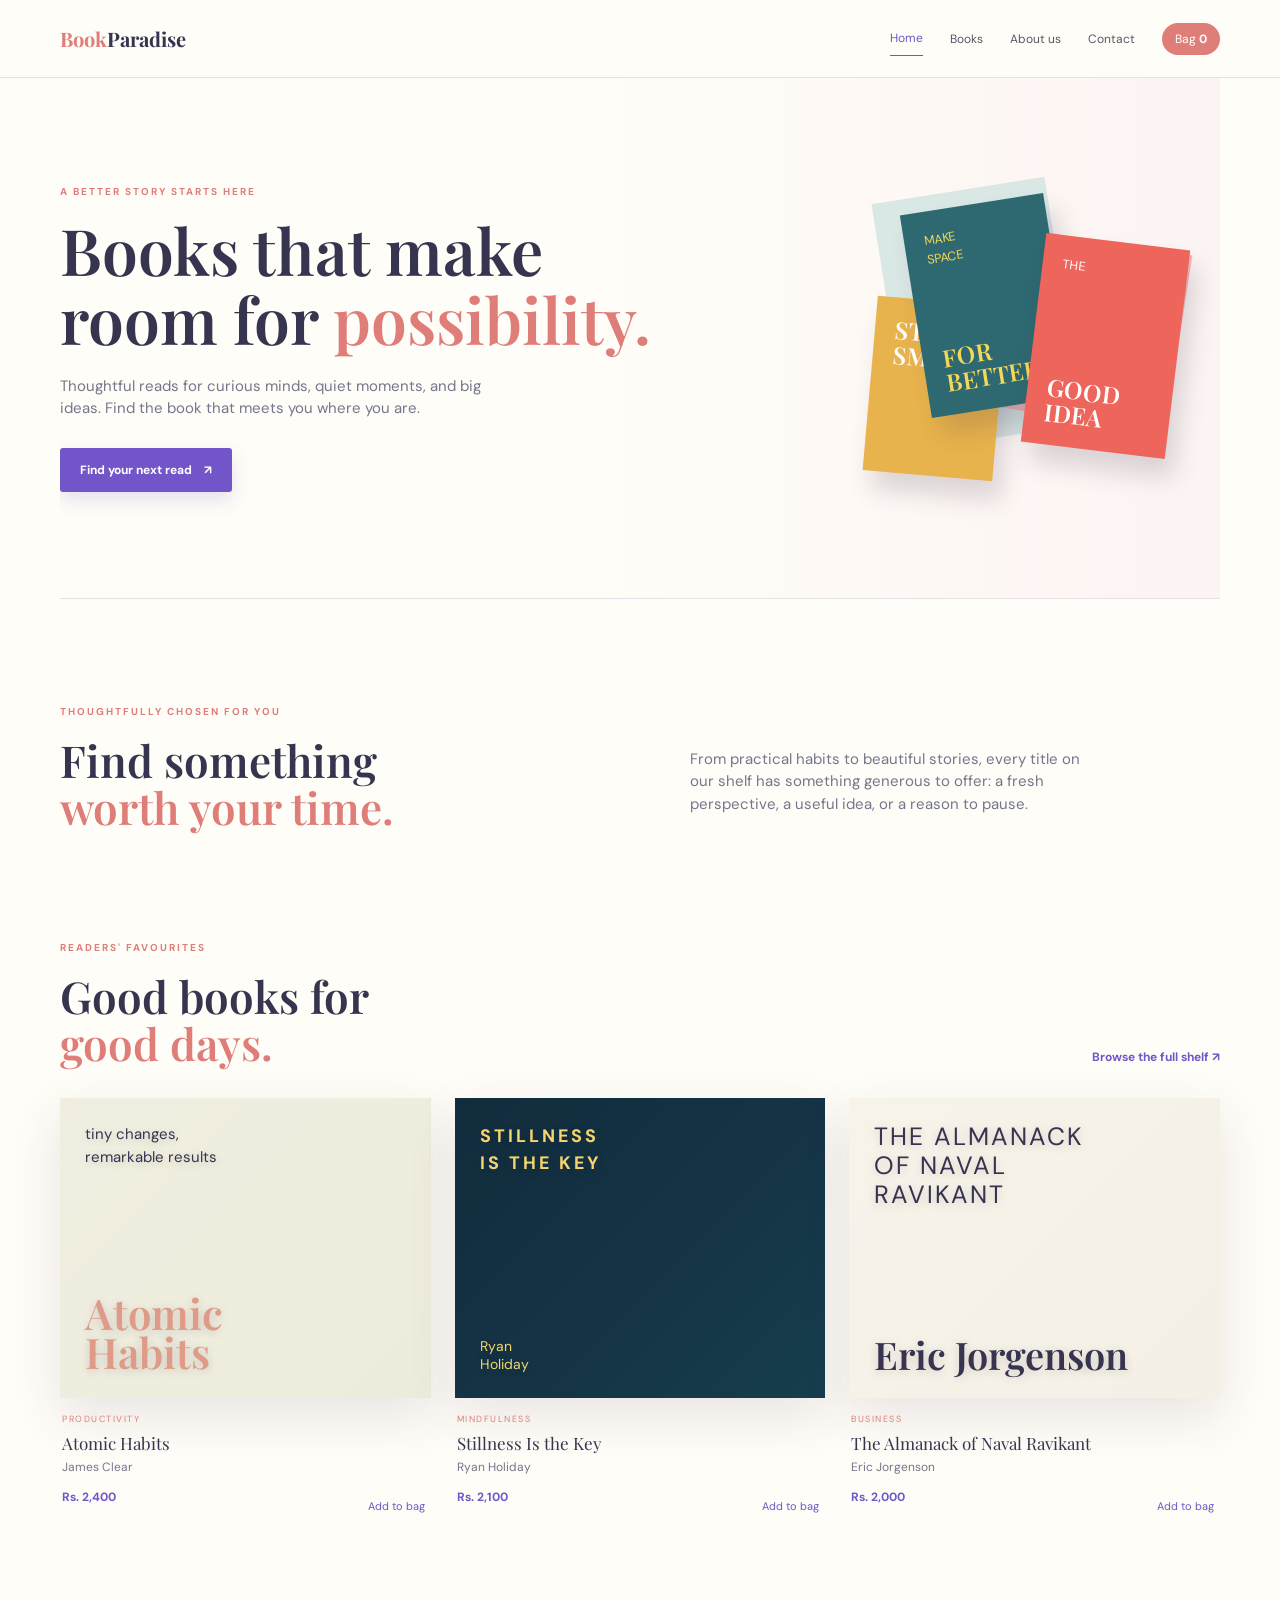
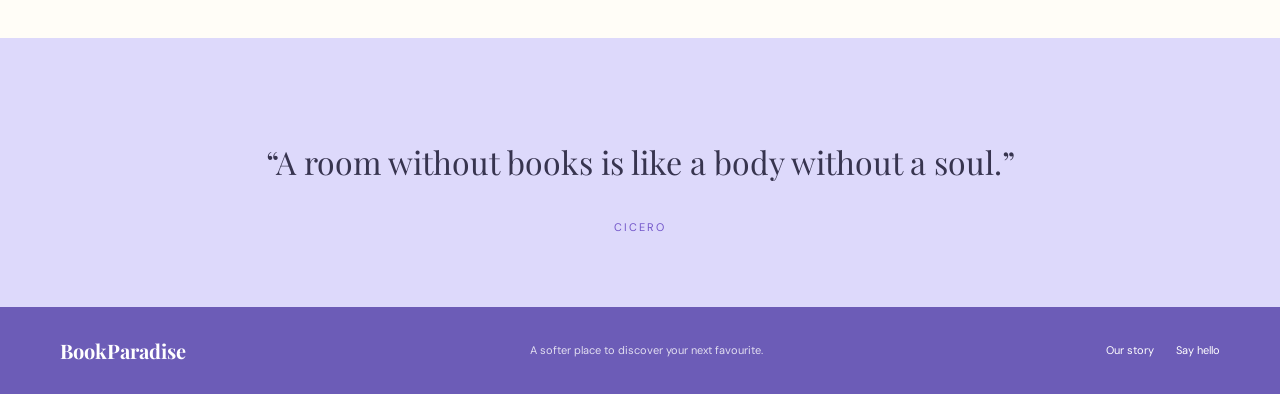
<file: index.html>
<!doctype html>
<html lang="en">
<head>
  <meta charset="UTF-8">
  <meta name="viewport" content="width=device-width, initial-scale=1.0">
  <meta name="description" content="BookParadise - thoughtful books for curious minds and everyday moments.">
  <title>BookParadise | Books that make room for possibility</title>
  <link rel="preconnect" href="https://fonts.googleapis.com">
  <link rel="preconnect" href="https://fonts.gstatic.com" crossorigin>
  <link href="https://fonts.googleapis.com/css2?family=DM+Sans:wght@400;500;600;700&family=Playfair+Display:wght@500;600;700&display=swap" rel="stylesheet">
  <link rel="stylesheet" href="style.css">
</head>
<body>
  <header class="site-header">
    <div class="shell nav-wrap">
      <a class="brand" href="index.html">Book<span>Paradise</span></a>
      <button class="menu-toggle" type="button" aria-label="Open navigation" aria-expanded="false">Menu</button>
      <nav class="site-nav" aria-label="Main navigation">
        <a class="active" href="index.html">Home</a>
        <a href="product.html">Books</a>
        <a href="about.html">About us</a>
        <a href="contact.html">Contact</a>
        <a class="bag-link" href="product.html#shopping-bag">Bag <b id="bag-count">0</b></a>
      </nav>
    </div>
  </header>
  <main>
    <section class="home-hero shell">
      <div class="hero-copy">
        <p class="eyebrow">A better story starts here</p>
        <h1>Books that make<br>room for <em>possibility.</em></h1>
        <p>Thoughtful reads for curious minds, quiet moments, and big ideas. Find the book that meets you where you are.</p>
        <a class="button" href="product.html">Find your next read <span>↗</span></a>
      </div>
      <div class="hero-books" aria-label="Featured books">
        <span class="shape shape-one"></span>
        <span class="shape shape-two"></span>
        <div class="cover cover-orange"><small>THE</small><strong>GOOD<br>IDEA</strong></div>
        <div class="cover cover-blue"><small>MAKE<br>SPACE</small><strong>FOR<br>BETTER</strong></div>
        <div class="cover cover-yellow"><strong>START<br>SMALL</strong></div>
      </div>
    </section>
    <section class="home-intro shell">
      <div>
        <p class="eyebrow">Thoughtfully chosen for you</p>
        <h2>Find something<br><em>worth your time.</em></h2>
      </div>
      <p>From practical habits to beautiful stories, every title on our shelf has something generous to offer: a fresh perspective, a useful idea, or a reason to pause.</p>
    </section>
    <section class="featured shell" id="featured">
      <div class="section-heading">
        <div>
          <p class="eyebrow">Readers' favourites</p>
          <h2>Good books for<br><em>good days.</em></h2>
        </div>
        <a class="text-link" href="product.html">Browse the full shelf <span>↗</span></a>
      </div>
      <div class="book-grid">
        <article class="book-card">
          <a class="book-cover cover-atomic" href="product.html"><span>tiny changes,<br>remarkable results</span><strong>Atomic<br>Habits</strong></a>
          <div><p class="tag">Productivity</p><h3>Atomic Habits</h3><p class="author">James Clear</p><p class="price">Rs. 2,400</p></div>
          <button class="add-button" type="button" data-add>Add to bag</button>
        </article>
        <article class="book-card">
          <a class="book-cover cover-stillness" href="product.html"><small>STILLNESS<br>IS THE KEY</small><strong>Ryan<br>Holiday</strong></a>
          <div><p class="tag">Mindfulness</p><h3>Stillness Is the Key</h3><p class="author">Ryan Holiday</p><p class="price">Rs. 2,100</p></div>
          <button class="add-button" type="button" data-add>Add to bag</button>
        </article>
        <article class="book-card">
          <a class="book-cover cover-naval" href="product.html"><small>THE ALMANACK<br>OF NAVAL<br>RAVIKANT</small><strong>Eric Jorgenson</strong></a>
          <div><p class="tag">Business</p><h3>The Almanack of Naval Ravikant</h3><p class="author">Eric Jorgenson</p><p class="price">Rs. 2,000</p></div>
          <button class="add-button" type="button" data-add>Add to bag</button>
        </article>
      </div>
    </section>
    <section class="quote-band">
      <div class="shell quote-inner">
        <p>“A room without books is like a body without a soul.”</p>
        <span>Cicero</span>
      </div>
    </section>
  </main>
  <footer class="site-footer">
    <div class="shell footer-inner">
      <a class="brand" href="index.html">Book<span>Paradise</span></a>
      <p>A softer place to discover your next favourite.</p>
      <div><a href="about.html">Our story</a><a href="contact.html">Say hello</a></div>
    </div>
  </footer>
  <script src="main.js"></script>
</body>
</html>
</file>
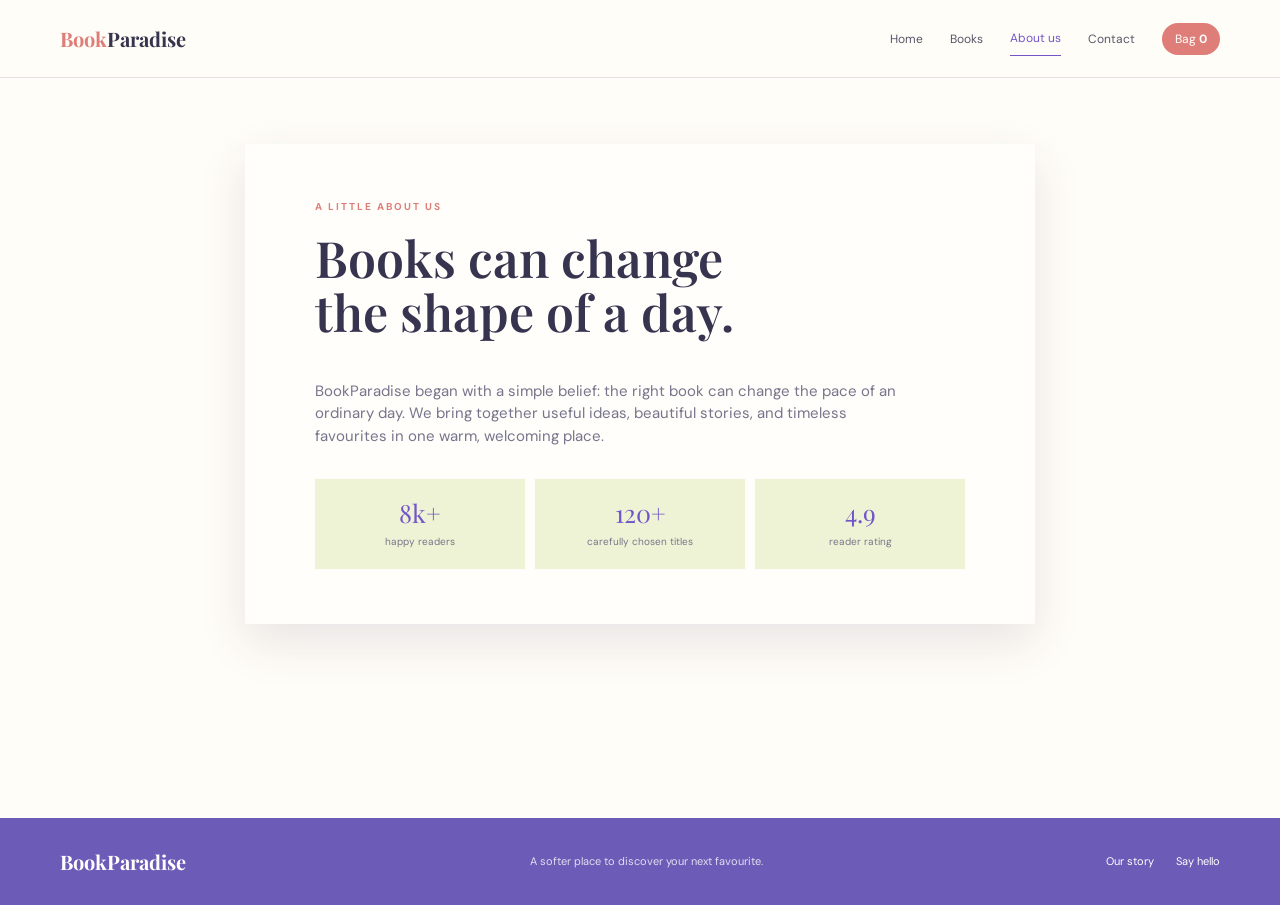
<file: about.html>
<!doctype html><html lang="en"><head><meta charset="UTF-8"><meta name="viewport" content="width=device-width,initial-scale=1"><title>About us | BookParadise</title><link rel="preconnect" href="https://fonts.googleapis.com"><link rel="preconnect" href="https://fonts.gstatic.com" crossorigin><link href="https://fonts.googleapis.com/css2?family=DM+Sans:wght@400;500;600;700&family=Playfair+Display:wght@500;600;700&display=swap" rel="stylesheet"><link rel="stylesheet" href="style.css"></head><body><header class="site-header"><div class="shell nav-wrap"><a class="brand" href="index.html">Book<span>Paradise</span></a><button class="menu-toggle" type="button" aria-label="Open navigation" aria-expanded="false">Menu</button><nav class="site-nav"><a href="index.html">Home</a><a href="product.html">Books</a><a class="active" href="about.html">About us</a><a href="contact.html">Contact</a><a class="bag-link" href="#">Bag <b>0</b></a></nav></div></header><main class="page"><div class="shell"><section class="story-card"><p class="eyebrow">A little about us</p><h1>Books can change<br>the shape of a day.</h1><p>BookParadise began with a simple belief: the right book can change the pace of an ordinary day. We bring together useful ideas, beautiful stories, and timeless favourites in one warm, welcoming place.</p><div class="stats"><div class="stat"><strong>8k+</strong><span>happy readers</span></div><div class="stat"><strong>120+</strong><span>carefully chosen titles</span></div><div class="stat"><strong>4.9</strong><span>reader rating</span></div></div></section></div></main><footer class="site-footer"><div class="shell footer-inner"><a class="brand" href="index.html">Book<span>Paradise</span></a><p>A softer place to discover your next favourite.</p><div><a href="about.html">Our story</a><a href="contact.html">Say hello</a></div></div></footer><script src="main.js"></script></body></html>
</file>
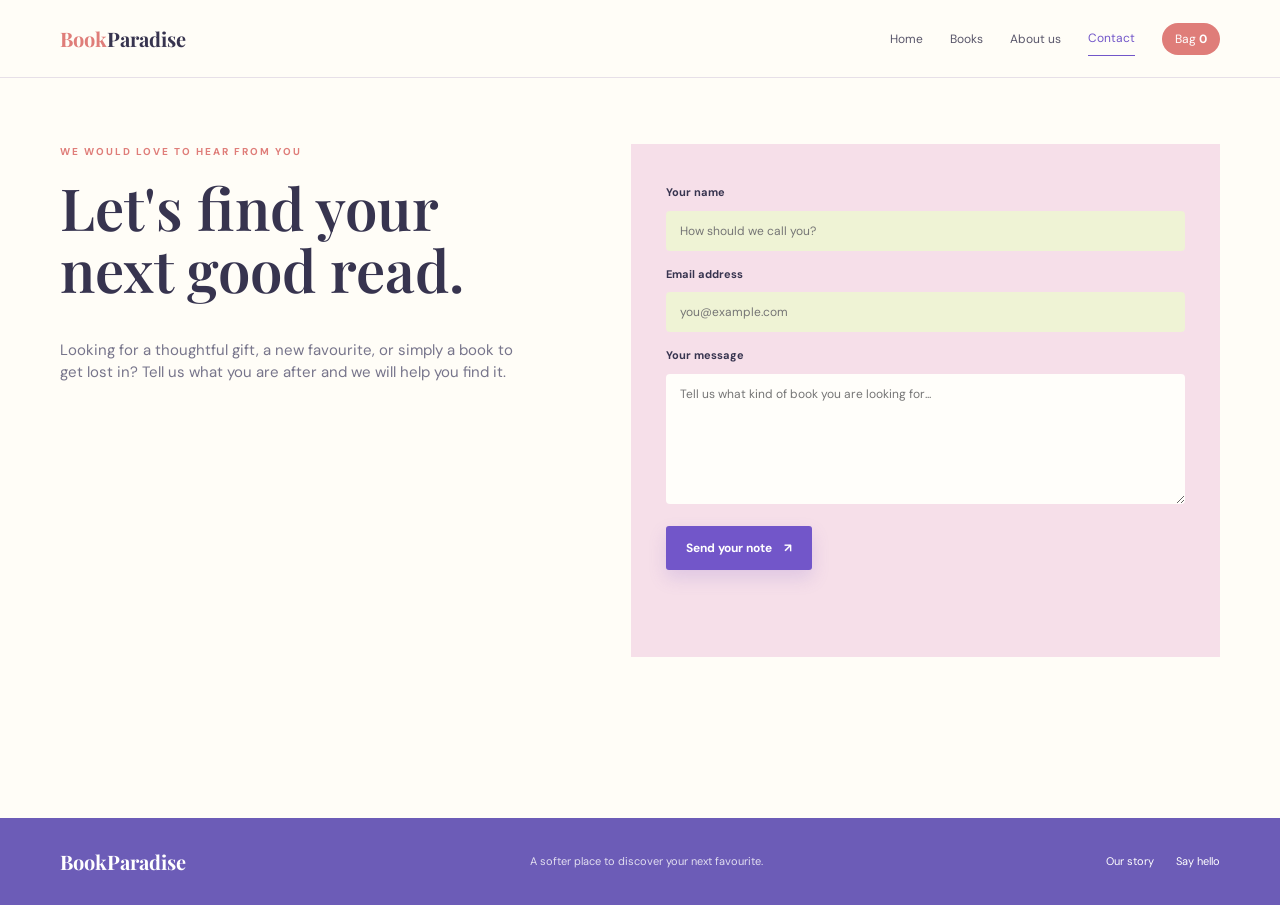
<file: contact.html>
<!doctype html><html lang="en"><head><meta charset="UTF-8"><meta name="viewport" content="width=device-width,initial-scale=1"><title>Contact | BookParadise</title><link rel="preconnect" href="https://fonts.googleapis.com"><link rel="preconnect" href="https://fonts.gstatic.com" crossorigin><link href="https://fonts.googleapis.com/css2?family=DM+Sans:wght@400;500;600;700&family=Playfair+Display:wght@500;600;700&display=swap" rel="stylesheet"><link rel="stylesheet" href="style.css"></head><body><header class="site-header"><div class="shell nav-wrap"><a class="brand" href="index.html">Book<span>Paradise</span></a><button class="menu-toggle" type="button" aria-label="Open navigation" aria-expanded="false">Menu</button><nav class="site-nav"><a href="index.html">Home</a><a href="product.html">Books</a><a href="about.html">About us</a><a class="active" href="contact.html">Contact</a><a class="bag-link" href="#">Bag <b>0</b></a></nav></div></header><main class="page"><div class="shell contact-layout"><div><p class="eyebrow">We would love to hear from you</p><h1>Let's find your next good read.</h1><p class="contact-lead">Looking for a thoughtful gift, a new favourite, or simply a book to get lost in? Tell us what you are after and we will help you find it.</p></div><form class="contact-form" id="contact-form"><label for="name">Your name</label><input id="name" type="text" placeholder="How should we call you?" required><label for="email">Email address</label><input id="email" type="email" placeholder="you@example.com" required><label for="message">Your message</label><textarea id="message" placeholder="Tell us what kind of book you are looking for..." required></textarea><button class="button" type="submit">Send your note <span>↗</span></button><p class="form-message" id="form-message" role="status"></p></form></div></main><footer class="site-footer"><div class="shell footer-inner"><a class="brand" href="index.html">Book<span>Paradise</span></a><p>A softer place to discover your next favourite.</p><div><a href="about.html">Our story</a><a href="contact.html">Say hello</a></div></div></footer><script src="main.js"></script></body></html>
</file>
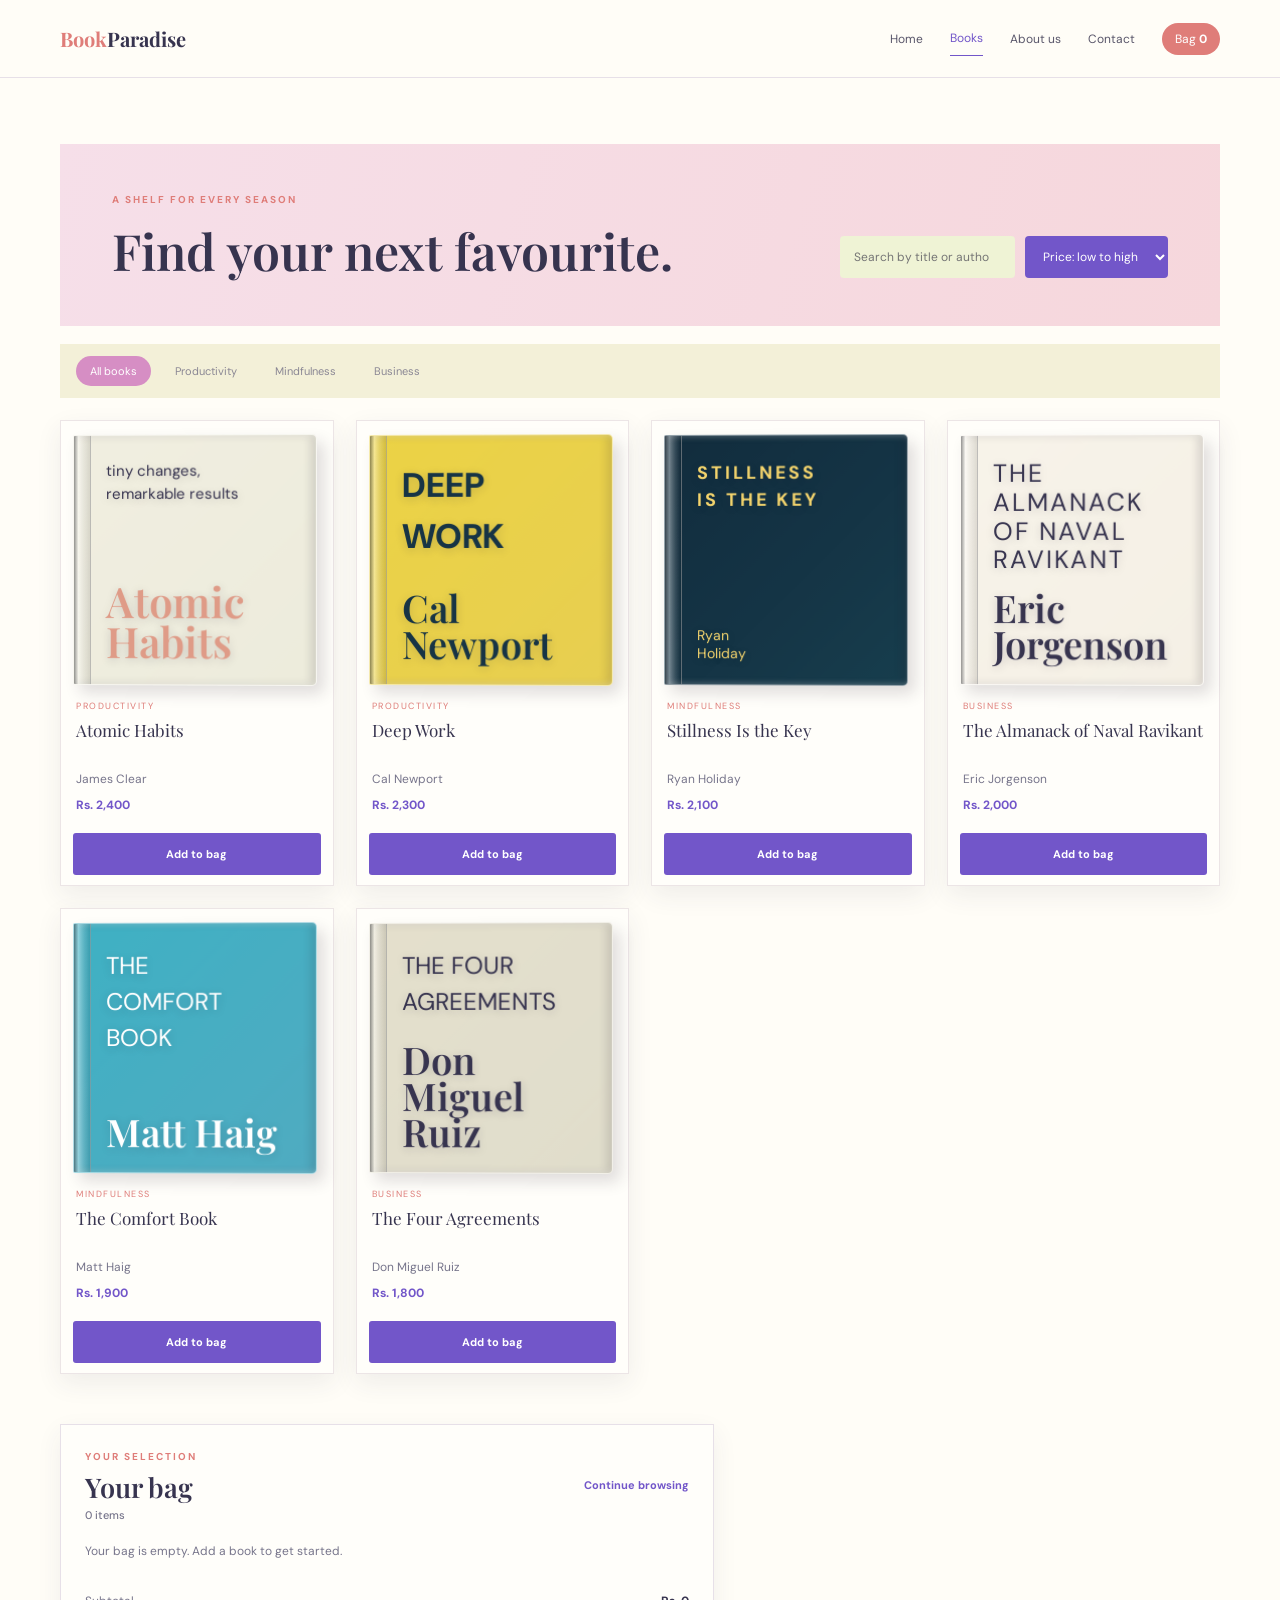
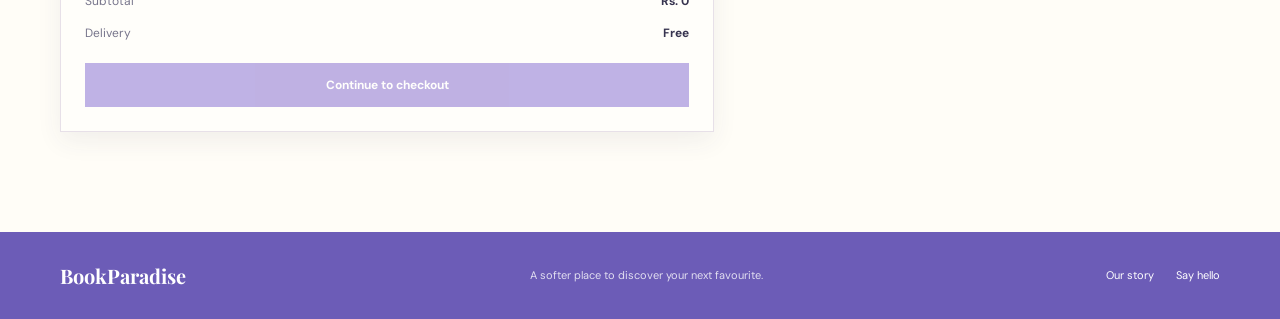
<file: product.html>
<!doctype html><html lang="en"><head><meta charset="UTF-8"><meta name="viewport" content="width=device-width,initial-scale=1"><title>Books | BookParadise</title><link rel="preconnect" href="https://fonts.googleapis.com"><link rel="preconnect" href="https://fonts.gstatic.com" crossorigin><link href="https://fonts.googleapis.com/css2?family=DM+Sans:wght@400;500;600;700&family=Playfair+Display:wght@500;600;700&display=swap" rel="stylesheet"><link rel="stylesheet" href="style.css"></head><body><header class="site-header"><div class="shell nav-wrap"><a class="brand" href="index.html">Book<span>Paradise</span></a><button class="menu-toggle" type="button" aria-label="Open navigation" aria-expanded="false">Menu</button><nav class="site-nav"><a href="index.html">Home</a><a class="active" href="product.html">Books</a><a href="about.html">About us</a><a href="contact.html">Contact</a><a class="bag-link" href="#">Bag <b id="bag-count">0</b></a></nav></div></header><main class="page"><div class="shell"><section class="collection-hero"><div><p class="eyebrow">A shelf for every season</p><h1>Find your next favourite.</h1></div><div class="collection-actions"><input id="book-search" type="search" placeholder="Search by title or author..." aria-label="Search books"><select aria-label="Sort books"><option>Price: low to high</option><option>Price: high to low</option></select></div></section><div class="filter-bar"><button class="filter-button active" data-category="all">All books</button><button class="filter-button" data-category="productivity">Productivity</button><button class="filter-button" data-category="mindfulness">Mindfulness</button><button class="filter-button" data-category="business">Business</button></div><div class="book-grid"><article class="book-card" data-book-category="productivity"><a class="book-cover cover-atomic" href="#"><span>tiny changes,<br>remarkable results</span><strong>Atomic<br>Habits</strong></a><div><p class="tag">Productivity</p><h3>Atomic Habits</h3><p class="author">James Clear</p><p class="price">Rs. 2,400</p></div><button class="add-button" type="button" data-add>Add to bag</button></article><article class="book-card" data-book-category="productivity"><a class="book-cover cover-deep" href="#"><small>DEEP<br>WORK</small><strong>Cal Newport</strong></a><div><p class="tag">Productivity</p><h3>Deep Work</h3><p class="author">Cal Newport</p><p class="price">Rs. 2,300</p></div><button class="add-button" type="button" data-add>Add to bag</button></article><article class="book-card" data-book-category="mindfulness"><a class="book-cover cover-stillness" href="#"><small>STILLNESS<br>IS THE KEY</small><strong>Ryan<br>Holiday</strong></a><div><p class="tag">Mindfulness</p><h3>Stillness Is the Key</h3><p class="author">Ryan Holiday</p><p class="price">Rs. 2,100</p></div><button class="add-button" type="button" data-add>Add to bag</button></article><article class="book-card" data-book-category="business"><a class="book-cover cover-naval" href="#"><small>THE ALMANACK<br>OF NAVAL<br>RAVIKANT</small><strong>Eric Jorgenson</strong></a><div><p class="tag">Business</p><h3>The Almanack of Naval Ravikant</h3><p class="author">Eric Jorgenson</p><p class="price">Rs. 2,000</p></div><button class="add-button" type="button" data-add>Add to bag</button></article><article class="book-card" data-book-category="mindfulness"><a class="book-cover cover-comfort" href="#"><small>THE<br>COMFORT<br>BOOK</small><strong>Matt Haig</strong></a><div><p class="tag">Mindfulness</p><h3>The Comfort Book</h3><p class="author">Matt Haig</p><p class="price">Rs. 1,900</p></div><button class="add-button" type="button" data-add>Add to bag</button></article><article class="book-card" data-book-category="business"><a class="book-cover cover-four" href="#"><small>THE FOUR<br>AGREEMENTS</small><strong>Don Miguel Ruiz</strong></a><div><p class="tag">Business</p><h3>The Four Agreements</h3><p class="author">Don Miguel Ruiz</p><p class="price">Rs. 1,800</p></div><button class="add-button" type="button" data-add>Add to bag</button></article></div></div></main><footer class="site-footer"><div class="shell footer-inner"><a class="brand" href="index.html">Book<span>Paradise</span></a><p>A softer place to discover your next favourite.</p><div><a href="about.html">Our story</a><a href="contact.html">Say hello</a></div></div></footer><script src="main.js"></script></body></html>
</file>
<file: style.css>
.book-cover{background-size:cover!important;background-position:center!important;background-blend-mode:soft-light!important;text-shadow:0 2px 10px rgba(40,32,55,.18)}
.cover-atomic{background-image:linear-gradient(135deg,rgba(250,233,225,.74),rgba(206,220,209,.54)),url('https://images.unsplash.com/photo-1512820790803-83ca734da794?auto=format&fit=crop&w=700&q=85')!important}
.cover-stillness{background-image:linear-gradient(135deg,rgba(38,74,83,.45),rgba(111,176,169,.4)),url('https://images.unsplash.com/photo-1495446815901-a7297e633e8?auto=format&fit=crop&w=700&q=85')!important}
.cover-naval{background-image:linear-gradient(135deg,rgba(249,235,213,.72),rgba(223,193,171,.45)),url('https://images.unsplash.com/photo-1543002588-bfa74002ed7e?auto=format&fit=crop&w=700&q=85')!important}
.cover-deep{background-image:linear-gradient(135deg,rgba(245,219,137,.58),rgba(174,202,197,.42)),url('https://images.unsplash.com/photo-1526243741027-444d633d7365?auto=format&fit=crop&w=700&q=85')!important}
.cover-comfort{background-image:linear-gradient(135deg,rgba(151,213,211,.46),rgba(236,180,193,.42)),url('https://images.unsplash.com/photo-1544947950-fa07a98d237f?auto=format&fit=crop&w=700&q=85')!important}
.cover-four{background-image:linear-gradient(135deg,rgba(230,223,192,.54),rgba(184,210,198,.42)),url('https://images.unsplash.com/photo-1519682337058-a94d519337bc?auto=format&fit=crop&w=700&q=85')!important}

 .home-hero{background-color:#f7e8f0;background-image:linear-gradient(110deg,#fffdf7 0%,rgba(249,238,243,.92) 53%,rgba(233,225,250,.88) 100%),url('https://images.unsplash.com/photo-1544947950-fa07a98d237f?auto=format&fit=crop&w=1200&q=85');background-blend-mode:normal,multiply}

:root{--ink:#37344f;--muted:#77758b;--cream:#fffdf7;--lavender:#ddd9fb;--coral:#df7d79;--purple:#7256c9;--line:#e7e0e8;--shadow:0 18px 45px rgba(67,52,92,.12)}
*{box-sizing:border-box}
html{scroll-behavior:smooth}
body{margin:0;background:var(--cream);color:var(--ink);font-family:'DM Sans',sans-serif;font-size:15px;line-height:1.5}
a{color:inherit;text-decoration:none}
button{font:inherit;border:0;cursor:pointer}
.shell{width:min(1160px,calc(100% - 72px));margin:auto}
.site-header{height:78px;background:rgba(255,253,247,.97);border-bottom:1px solid var(--line);position:relative;z-index:5}
.nav-wrap,.footer-inner{height:100%;display:flex;align-items:center}
.brand{font:700 20px 'Playfair Display',serif;color:var(--coral)}
.brand span{color:var(--ink)}
.site-nav{display:flex;align-items:center;gap:27px;margin-left:auto;font-size:12px}
.site-nav a{padding:8px 0;color:#59566a}
.site-nav a:hover,.site-nav a.active{color:var(--purple)}
.site-nav a.active{border-bottom:1px solid var(--purple)}
.bag-link{background:var(--coral)!important;color:#fff!important;border-radius:20px;padding:7px 13px!important}
.menu-toggle{display:none;background:none;color:var(--ink)}
h1,h2,h3{margin-top:0}
h1,h2{font-family:'Playfair Display',serif;line-height:1.07;font-weight:600}
em{font-style:normal;color:var(--coral)}
.eyebrow{text-transform:uppercase;letter-spacing:2px;font-size:10px;font-weight:700;color:var(--coral);margin:0 0 17px}
.button{display:inline-flex;align-items:center;gap:12px;padding:13px 20px;background:var(--purple);border-radius:3px;color:#fff;font-size:12px;font-weight:700;box-shadow:0 8px 18px rgba(114,86,201,.18)}
.home-hero{min-height:520px;display:grid;grid-template-columns:1.05fr .95fr;align-items:center;overflow:hidden;background:linear-gradient(90deg,rgba(255,253,247,.98),rgba(255,253,247,.88) 46%,rgba(245,220,232,.28)),url('https://images.unsplash.com/photo-1544947950-fa07a98d237f?auto=format&fit=crop&w=1200&q=85') center/cover}
.hero-copy{padding:72px 0}
.hero-copy h1{font-size:clamp(42px,5vw,68px);margin:0}
.hero-copy>p:not(.eyebrow){max-width:440px;color:var(--muted);margin:22px 0 28px}
.hero-books{height:355px;position:relative;isolation:isolate}
.hero-books .shape{position:absolute;display:block}
.shape-one{width:260px;height:180px;background:#f3b7ba;right:40px;top:73px;transform:rotate(9deg);z-index:-1}
.shape-two{width:175px;height:250px;background:#d9e7e5;right:155px;top:28px;transform:rotate(-9deg);z-index:-2}
.cover{position:absolute;display:flex;flex-direction:column;justify-content:space-between;padding:20px;box-shadow:10px 18px 25px rgba(66,52,73,.18)}
.hero-books .cover-orange{width:145px;height:210px;right:42px;top:80px;background:#ee655b;color:#fff;transform:rotate(7deg);z-index:3}
.hero-books .cover-blue{width:145px;height:205px;right:160px;top:42px;background:#2e6870;color:#f4d85b;transform:rotate(-9deg);z-index:2}
.hero-books .cover-yellow{width:130px;height:175px;right:220px;top:140px;background:#e8b34c;color:#fff;transform:rotate(5deg);z-index:1}
.cover strong{font:600 24px/1.05 'Playfair Display',serif}
.home-intro{display:grid;grid-template-columns:1fr 1fr;gap:100px;padding:105px 0 80px;border-top:1px solid var(--line)}
.home-intro h2,.section-heading h2{font-size:44px;margin:0}
.home-intro>p{color:var(--muted);max-width:390px;align-self:end}
.featured{padding:30px 0 105px}
.section-heading{display:flex;align-items:end;justify-content:space-between;margin-bottom:32px}
.text-link{font-size:12px;color:var(--purple);font-weight:700}
.book-grid{display:grid;grid-template-columns:repeat(3,1fr);gap:24px}
.book-card{position:relative}
.book-cover{height:300px;display:flex;flex-direction:column;justify-content:space-between;padding:25px;color:var(--ink);box-shadow:var(--shadow);transition:transform .25s}
.book-cover:hover{transform:translateY(-7px)}
.book-cover strong{font:600 38px/.95 'Playfair Display',serif}
.cover-atomic{background:#e9e7d5}
.cover-atomic strong{font-size:42px;color:#df9b87}
.cover-stillness{background:#183445;color:#f5d56d}
.cover-stillness small{font-size:18px;letter-spacing:3px;font-weight:700}
.cover-stillness strong{font:14px 'DM Sans'}
.cover-naval{background:#f3eee3}
.cover-naval small{font-size:25px;line-height:1.15;letter-spacing:2px}
.cover-deep{background:#e5c842;color:#173445}
.cover-deep small{font-size:34px;font-weight:800}
.cover-comfort{background:#39a4ba;color:#fff}
.cover-comfort small,.cover-four small{font-size:24px}
.cover-four{background:#ddd8c5}
.book-card>div{padding:15px 2px}
.tag{font-size:9px;letter-spacing:1.5px;text-transform:uppercase;color:var(--coral);margin:0 0 5px}
.book-card h3{font:17px 'Playfair Display',serif;margin:0}
.author{font-size:12px;color:var(--muted);margin:4px 0}
.price{font-size:12px;font-weight:700;color:var(--purple);margin:12px 0}
.add-button{position:absolute;right:0;bottom:17px;background:none;color:var(--purple);font-size:11px}
.quote-band{background:var(--lavender);padding:70px 0}
.quote-inner{text-align:center}
.quote-inner p{font:32px 'Playfair Display',serif}
.quote-inner span{font-size:11px;text-transform:uppercase;letter-spacing:2px;color:var(--purple)}
.site-footer{background:#6c5cb7;color:#fff;padding:24px 0}
.footer-inner{justify-content:space-between;gap:25px}
.footer-inner .brand,.footer-inner .brand span{color:#fff}
.footer-inner p{font-size:11px;opacity:.8}
.footer-inner>div{display:flex;gap:22px;font-size:11px}
.page{padding:66px 0 100px;min-height:calc(100vh - 160px)}
.collection-hero{background:linear-gradient(105deg,#f6dfe9,#f6d7dc);padding:48px 52px;display:flex;align-items:end;justify-content:space-between;margin-bottom:18px}
.collection-hero h1{font-size:50px;margin:0}
.collection-actions{display:flex;gap:10px}
.collection-actions input,.collection-actions select,.contact-form input,.contact-form textarea{border:0;background:#eff3d5;border-radius:4px;padding:12px 14px;color:var(--ink);outline:0;font:12px 'DM Sans'}
.collection-actions select{background:var(--purple);color:#fff}
.filter-bar{background:#f3f0d8;padding:12px 16px;display:flex;gap:10px;margin-bottom:22px}
.filter-button{background:none;color:#8a8794;font-size:11px;padding:7px 14px;border-radius:18px}
.filter-button.active,.filter-button:hover{background:#d68ec4;color:#fff}
.page .book-grid{grid-template-columns:repeat(4,1fr)}
.page .book-cover{height:245px}
.story-card{background:#fffefa;max-width:790px;margin:0 auto;padding:55px 70px;box-shadow:var(--shadow)}
.story-card h1{font-size:50px}
.story-card>p:not(.eyebrow),.contact-lead{color:var(--muted);max-width:600px}
.stats{display:grid;grid-template-columns:repeat(3,1fr);gap:10px;margin-top:32px}
.stat{background:#eff3d5;padding:17px;text-align:center}
.stat strong{display:block;font:25px 'Playfair Display',serif;color:var(--purple)}
.stat span{font-size:10px;color:var(--muted)}
.contact-layout{display:grid;grid-template-columns:.8fr 1fr;gap:100px;align-items:start}
.contact-layout h1{font-size:58px}
.contact-form{background:#f6dfe9;padding:35px;display:grid;gap:10px}
.contact-form label{font-size:11px;font-weight:700;margin-top:5px}
.contact-form textarea{min-height:130px;resize:vertical;background:#fffefa}
.contact-form button{margin-top:12px;justify-self:start}
.form-message{color:var(--purple);font-size:12px;min-height:18px}
@media(max-width:800px){.shell{width:min(100% - 36px,600px)}
.site-header{height:68px}
.menu-toggle{display:block;margin-left:auto;font-size:12px}
.site-nav{display:none;position:absolute;left:18px;right:18px;top:62px;background:#fffdf7;padding:15px 20px;box-shadow:var(--shadow);flex-direction:column;align-items:flex-start;gap:12px}
.site-nav.open{display:flex}
.home-hero{display:block;min-height:0}
.hero-copy{padding:68px 0 25px}
.hero-books{height:300px;transform:scale(.82);transform-origin:top right}
.home-intro,.contact-layout{display:block;padding:70px 0 55px}
.home-intro>p{margin-top:25px}
.book-grid,.page .book-grid{grid-template-columns:repeat(2,1fr)}
.section-heading{align-items:start;gap:18px;flex-direction:column}
.collection-hero{display:block;padding:35px 25px}
.collection-hero h1{font-size:39px}
.collection-actions{margin-top:25px;flex-wrap:wrap}
.collection-actions input{width:100%}
.story-card{padding:35px 25px}
.story-card h1,.contact-layout h1{font-size:42px}
.contact-form{margin-top:38px}
.footer-inner{height:auto;flex-wrap:wrap;padding:18px 0}
.footer-inner p{order:3;width:100%}
}
@media(max-width:450px){.book-grid,.page .book-grid{grid-template-columns:1fr 1fr;gap:14px}
.book-cover{height:225px;padding:17px}
.book-cover strong{font-size:29px}
.add-button{position:static;margin:0 2px 15px}
.hero-copy h1{font-size:43px}
}

.page .book-grid{align-items:stretch;gap:22px}
.page .book-card{display:flex;flex-direction:column;min-width:0;padding:11px 12px 10px;background:#fffefa;border:1px solid #ece5e6;box-shadow:0 9px 24px rgba(55,52,79,.08);transition:transform .2s,box-shadow .2s}
.page .book-card[hidden]{display:none}
.page .book-card:hover{transform:translateY(-5px);box-shadow:0 16px 30px rgba(55,52,79,.14)}
.page .book-cover{position:relative;isolation:isolate;overflow:hidden;height:250px;margin:3px 6px 0 0;padding:24px 20px 22px 32px;border:1px solid rgba(255,255,255,.55);border-radius:2px 5px 5px 2px;box-shadow:inset 4px 0 7px rgba(255,255,255,.34),inset -5px 0 8px rgba(35,30,40,.14),7px 8px 15px rgba(44,36,57,.15);transform:perspective(1000px) rotateY(-2deg);transform-origin:left center}
.page .book-cover::before{content:"";position:absolute;z-index:1;inset:0 auto 0 0;width:16px;background:linear-gradient(90deg,rgba(15,17,22,.42),rgba(255,255,255,.3) 28%,rgba(0,0,0,.1));border-right:1px solid rgba(255,255,255,.3);pointer-events:none}
.page .book-cover>span,.page .book-cover>strong,.page .book-cover>small{position:relative;z-index:2}
.page .book-cover:hover{transform:perspective(1000px) rotateY(-6deg) translateY(-3px)}
.page .book-card>div{flex:1;padding:15px 3px 8px}
.page .book-card h3{min-height:2.8em}
.page .book-card .price{margin:8px 0 11px}
.page .add-button{position:static;display:flex;align-items:center;justify-content:center;width:100%;min-height:42px;margin:0;padding:10px 12px;background:var(--purple);border-radius:3px;color:#fff;font-size:11px;font-weight:700;transition:background .18s}
.page .add-button:hover{background:var(--coral)}
.shopping-cart{display:grid;grid-template-columns:minmax(0,1.15fr) minmax(300px,.85fr);align-items:start;gap:22px;margin-top:50px;scroll-margin-top:28px}
.cart-panel,.checkout-panel{min-width:0;padding:24px;background:#fffefa;border:1px solid var(--line);box-shadow:0 9px 24px rgba(55,52,79,.07)}
.cart-heading{display:flex;align-items:center;justify-content:space-between;gap:15px;margin-bottom:20px}
.cart-heading .eyebrow,.checkout-panel .eyebrow{margin-bottom:8px}
.cart-heading h2,.checkout-panel h2{margin:0;font:600 27px/1.15 'Playfair Display',serif}
.cart-heading h2 span{display:block;margin-top:5px;color:var(--muted);font:500 11px 'DM Sans',sans-serif}
.continue-shopping,.cart-remove{padding:8px 0;background:none;color:var(--purple);font-size:11px;font-weight:700}
.cart-empty,.checkout-note{color:var(--muted);font-size:12px}
.cart-items{display:grid}
.cart-item{display:grid;grid-template-columns:minmax(0,1fr) auto auto;align-items:center;gap:14px;padding:14px 0;border-bottom:1px solid var(--line)}
.cart-item-details{display:grid;gap:4px;min-width:0}
.cart-item-details strong{font:600 15px 'Playfair Display',serif}
.cart-item-details span{color:var(--muted);font-size:11px}
.cart-item-controls{display:flex;align-items:center;gap:10px}
.cart-item-controls button{width:30px;height:30px;background:#f3f0d8;color:var(--ink);font-weight:700}
.cart-item-controls span{min-width:16px;text-align:center;font-size:12px}
.cart-costs{padding-top:13px}
.cart-total{display:flex;justify-content:space-between;gap:16px;padding:7px 0;color:var(--muted);font-size:12px}
.cart-total strong{color:var(--ink)}
.checkout-button{width:100%;min-height:44px;margin-top:14px;padding:12px 16px;background:var(--purple);color:#fff;font-size:12px;font-weight:700}
.checkout-button:hover:not(:disabled){background:var(--coral)}
.checkout-button:disabled{cursor:not-allowed;opacity:.45}
.checkout-note{margin:10px 0 18px}
.checkout-form{display:grid;gap:9px}
.checkout-form label{margin-top:5px;font-size:11px;font-weight:700}
.checkout-form input,.checkout-form textarea{width:100%;min-height:42px;padding:11px 12px;border:1px solid var(--line);border-radius:3px;background:#fff;color:var(--ink);font:12px 'DM Sans',sans-serif}
.checkout-form textarea{min-height:82px;resize:vertical}
.checkout-form input:focus,.checkout-form textarea:focus{outline:2px solid rgba(114,86,201,.25);border-color:var(--purple)}
.order-total{margin-top:8px;border-top:1px solid var(--line);font-weight:700}
.order-confirmation{padding:18px;background:#eff3d5}
.order-confirmation h3{margin:0 0 8px;font:600 21px 'Playfair Display',serif}
.order-confirmation p{font-size:12px;color:var(--ink)}
.shopping-cart [hidden]{display:none!important}
.bag-toast{position:fixed;z-index:20;left:50%;bottom:20px;display:flex;align-items:center;gap:18px;width:min(440px,calc(100% - 32px));padding:14px 16px;background:var(--ink);color:#fff;border-left:4px solid var(--coral);box-shadow:0 12px 35px rgba(35,30,48,.24);transform:translateX(-50%);font-size:12px}
.bag-toast[hidden]{display:none}
.bag-toast button{flex:0 0 auto;margin-left:auto;padding:8px 11px;background:var(--coral);color:#fff;font-size:11px;font-weight:700}
@media(max-width:800px){.shopping-cart{grid-template-columns:1fr}}
@media(max-width:450px){.page .book-grid{gap:12px}.page .book-card{padding:8px}.page .book-cover{height:205px;padding:20px 14px 18px 25px}.page .book-cover strong{font-size:28px}.cart-panel,.checkout-panel{padding:18px}.cart-item{grid-template-columns:minmax(0,1fr) auto;gap:8px}.cart-item-controls{grid-column:1/-1;justify-content:flex-end}.cart-heading{align-items:flex-start}}
</file>
